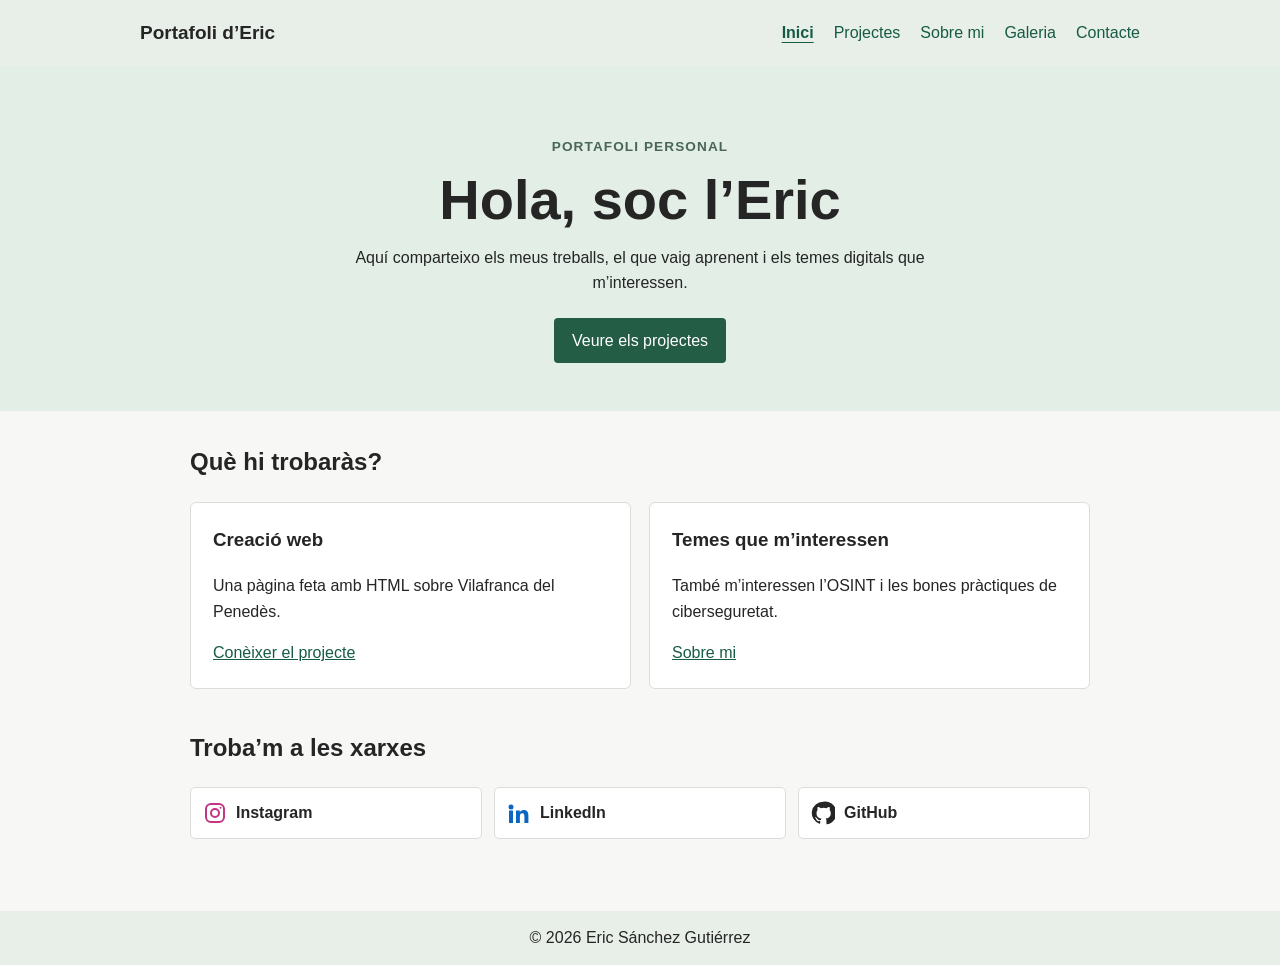
<file: index.html>
<!DOCTYPE html>
<html lang="ca">
<head>
    <meta charset="UTF-8">
    <meta name="viewport" content="width=device-width, initial-scale=1">
    <meta name="description" content="Portafoli d'Eric Sánchez: projectes web, Vilafranca del Penedès i interessos digitals.">
    <title>Inici | Portafoli d'Eric</title>
    <link rel="stylesheet" href="css/styles.css">
</head>
<body>
    <header class="site-header">
        <a class="brand" href="index.html">Portafoli d’Eric</a>
        <nav aria-label="Navegació principal">
            <a href="index.html" aria-current="page">Inici</a>
            <a href="projectes.html">Projectes</a>
            <a href="sobre-mi.html">Sobre mi</a>
            <a href="galeria.html">Galeria</a>
            <a href="contacte.html">Contacte</a>
        </nav>
    </header>

    <main>
        <section class="intro">
            <p class="eyebrow">Portafoli personal</p>
            <h1>Hola, soc l’Eric</h1>
            <p>Aquí comparteixo els meus treballs, el que vaig aprenent i els temes digitals que m’interessen.</p>
            <a class="button" href="projectes.html">Veure els projectes</a>
        </section>

        <section class="content-section">
            <h2>Què hi trobaràs?</h2>
            <div class="simple-grid">
                <article class="card">
                    <h3>Creació web</h3>
                    <p>Una pàgina feta amb HTML sobre Vilafranca del Penedès.</p>
                    <a href="projectes.html">Conèixer el projecte</a>
                </article>
                <article class="card">
                    <h3>Temes que m’interessen</h3>
                    <p>També m’interessen l’OSINT i les bones pràctiques de ciberseguretat.</p>
                    <a href="sobre-mi.html">Sobre mi</a>
                </article>
            </div>
        </section>

        <section class="content-section social-section" aria-labelledby="social-title">
            <h2 id="social-title">Troba’m a les xarxes</h2>
            <ul class="social-links">
                <li>
                    <a class="social-link" href="https://www.instagram.com/ericsnchzz_/" target="_blank" rel="noreferrer">
                        <svg class="social-icon instagram-icon" viewBox="0 0 24 24" aria-hidden="true">
                            <rect x="3" y="3" width="18" height="18" rx="5"></rect>
                            <circle cx="12" cy="12" r="4"></circle>
                            <circle class="icon-dot" cx="17.5" cy="6.8" r="1"></circle>
                        </svg>
                        <span>Instagram</span>
                    </a>
                </li>
                <li>
                    <a class="social-link" href="https://www.linkedin.com/in/eric-sanchez-a5a33344b/" target="_blank" rel="noreferrer">
                        <svg class="social-icon linkedin-icon" viewBox="0 0 24 24" aria-hidden="true">
                            <path d="M4 3.5A2.5 2.5 0 1 0 4 8.5a2.5 2.5 0 0 0 0-5ZM2 9.5h4V22H2zM9 9.5h3.8v1.7h.1c.5-1 1.8-2.1 3.7-2.1 4 0 4.8 2.5 4.8 5.8V22h-4v-6.3c0-1.5 0-3.4-2.1-3.4s-2.4 1.6-2.4 3.3V22H9z"></path>
                        </svg>
                        <span>LinkedIn</span>
                    </a>
                </li>
                <li>
                    <a class="social-link" href="https://github.com/ericsanchezgutierrez" target="_blank" rel="noreferrer">
                        <svg class="social-icon github-icon" viewBox="0 0 24 24" aria-hidden="true">
                            <path d="M12 .8a11.2 11.2 0 0 0-3.54 21.83c.56.1.76-.24.76-.54v-2.1c-3.1.68-3.76-1.32-3.76-1.32-.5-1.29-1.24-1.63-1.24-1.63-1.02-.7.08-.69.08-.69 1.12.08 1.7 1.15 1.7 1.15 1 .1.76 2.2 3.89 1.56.1-.73.39-1.23.7-1.51-2.48-.28-5.09-1.24-5.09-5.52 0-1.22.44-2.21 1.15-2.99-.12-.28-.5-1.42.11-2.95 0 0 .94-.3 3.08 1.14a10.7 10.7 0 0 1 5.6 0c2.13-1.44 3.07-1.14 3.07-1.14.61 1.53.23 2.67.11 2.95.72.78 1.15 1.77 1.15 2.99 0 4.29-2.61 5.23-5.1 5.51.4.35.75 1.03.75 2.08v3.08c0 .3.2.65.77.54A11.2 11.2 0 0 0 12 .8Z"></path>
                        </svg>
                        <span>GitHub</span>
                    </a>
                </li>
            </ul>
        </section>
    </main>

    <footer class="site-footer">
        <p>© 2026 Eric Sánchez Gutiérrez</p>
    </footer>
</body>
</html>
</file>
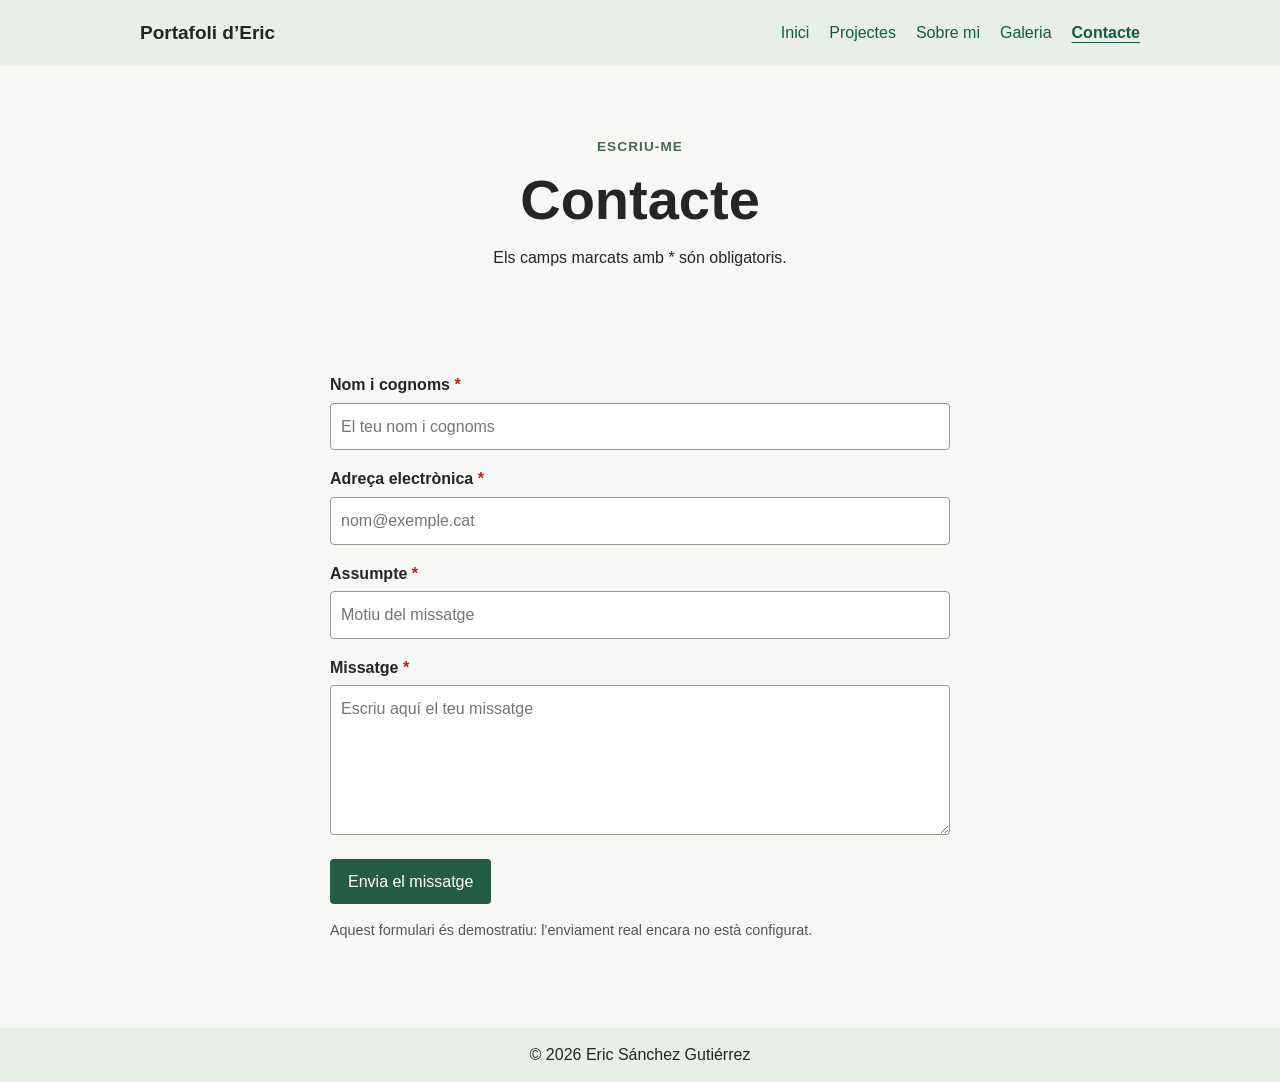
<file: contacte.html>
<!DOCTYPE html>
<html lang="ca">
<head>
    <meta charset="UTF-8">
    <meta name="viewport" content="width=device-width, initial-scale=1">
    <meta name="description" content="Contacta amb l'Eric a través del formulari del seu portafoli.">
    <title>Contacte | Portafoli d'Eric</title>
    <link rel="stylesheet" href="css/styles.css">
</head>
<body>
    <header class="site-header">
        <a class="brand" href="index.html">Portafoli d’Eric</a>
        <nav aria-label="Navegació principal">
            <a href="index.html">Inici</a>
            <a href="projectes.html">Projectes</a>
            <a href="sobre-mi.html">Sobre mi</a>
            <a href="galeria.html">Galeria</a>
            <a href="contacte.html" aria-current="page">Contacte</a>
        </nav>
    </header>

    <main>
        <section class="page-heading">
            <p class="eyebrow">Escriu-me</p>
            <h1>Contacte</h1>
            <p>Els camps marcats amb * són obligatoris.</p>
        </section>

        <section class="content-section">
            <form class="contact-form">
                <div class="form-field">
                    <label for="nom">Nom i cognoms <span class="required-mark">*</span></label>
                    <input id="nom" name="nom" type="text" placeholder="El teu nom i cognoms" minlength="2" maxlength="80" required>
                </div>
                <div class="form-field">
                    <label for="email">Adreça electrònica <span class="required-mark">*</span></label>
                    <input id="email" name="email" type="email" placeholder="nom@exemple.cat" maxlength="120" required>
                </div>
                <div class="form-field">
                    <label for="assumpte">Assumpte <span class="required-mark">*</span></label>
                    <input id="assumpte" name="assumpte" type="text" placeholder="Motiu del missatge" minlength="3" maxlength="100" required>
                </div>
                <div class="form-field">
                    <label for="missatge">Missatge <span class="required-mark">*</span></label>
                    <textarea id="missatge" name="missatge" placeholder="Escriu aquí el teu missatge" minlength="10" maxlength="1000" required></textarea>
                </div>
                <button class="button" type="submit">Envia el missatge</button>
                <p class="form-note">Aquest formulari és demostratiu: l’enviament real encara no està configurat.</p>
            </form>
        </section>
    </main>

    <footer class="site-footer">
        <p>© 2026 Eric Sánchez Gutiérrez</p>
    </footer>
</body>
</html>
</file>
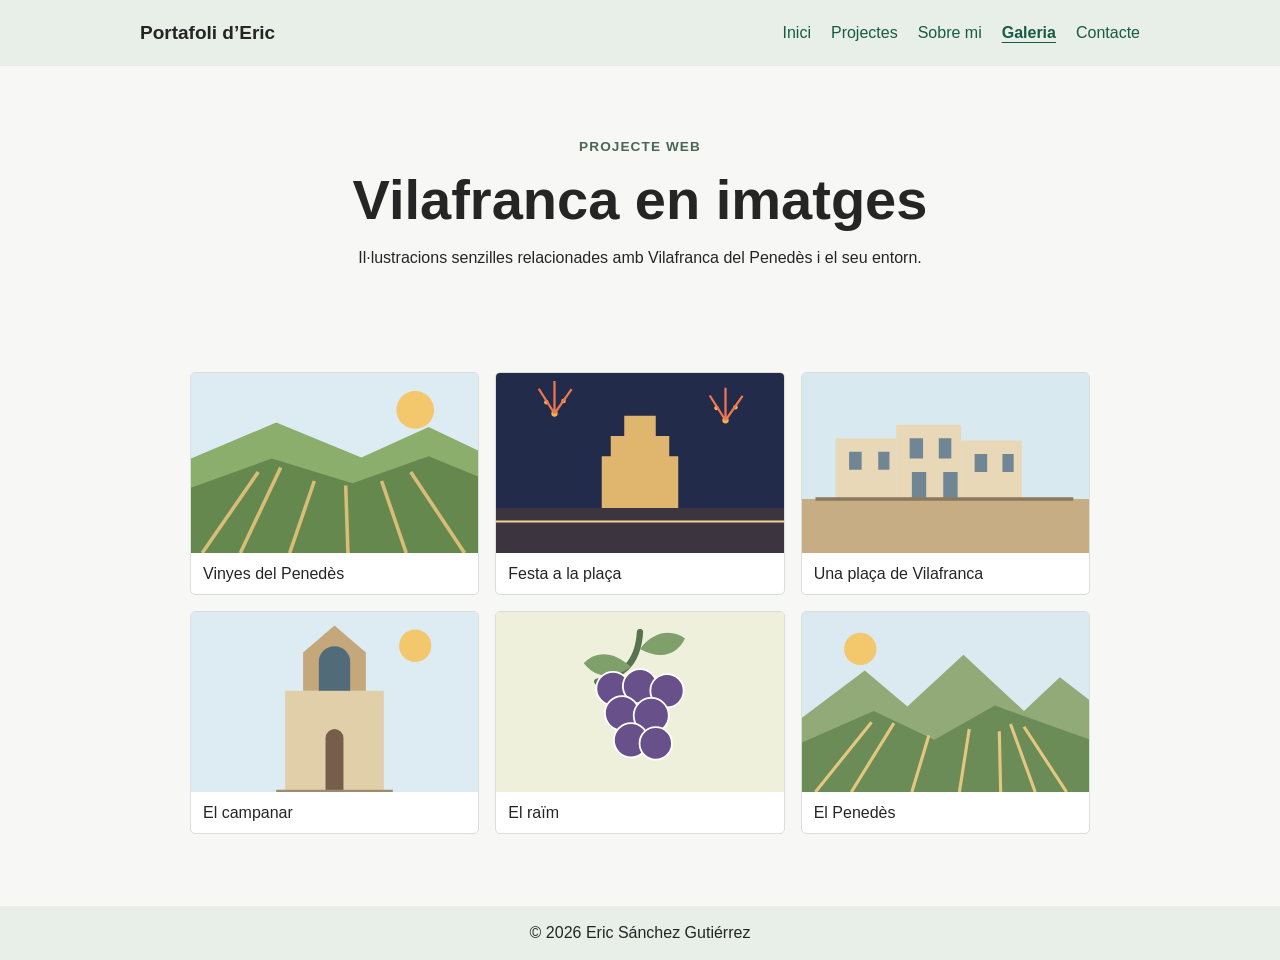
<file: galeria.html>
<!DOCTYPE html>
<html lang="ca">
<head>
    <meta charset="UTF-8">
    <meta name="viewport" content="width=device-width, initial-scale=1">
    <meta name="description" content="Galeria d'imatges de Vilafranca del Penedès i el Penedès.">
    <title>Galeria | Portafoli d'Eric</title>
    <link rel="stylesheet" href="css/styles.css">
</head>
<body>
    <header class="site-header">
        <a class="brand" href="index.html">Portafoli d’Eric</a>
        <nav aria-label="Navegació principal">
            <a href="index.html">Inici</a>
            <a href="projectes.html">Projectes</a>
            <a href="sobre-mi.html">Sobre mi</a>
            <a href="galeria.html" aria-current="page">Galeria</a>
            <a href="contacte.html">Contacte</a>
        </nav>
    </header>

    <main>
        <section class="page-heading">
            <p class="eyebrow">Projecte web</p>
            <h1>Vilafranca en imatges</h1>
            <p>Il·lustracions senzilles relacionades amb Vilafranca del Penedès i el seu entorn.</p>
        </section>

        <!-- Galeria en Flexbox; les imatges es poden substituir per les fotografies originals del projecte. -->
        <section class="content-section">
            <div class="gallery">
                <figure>
                    <img src="imatges/vinya.svg" alt="Il·lustració de vinyes verdes del Penedès">
                    <figcaption>Vinyes del Penedès</figcaption>
                </figure>
                <figure>
                    <img src="imatges/festa.svg" alt="Il·lustració d'una celebració amb focs artificials a la plaça">
                    <figcaption>Festa a la plaça</figcaption>
                </figure>
                <figure>
                    <img src="imatges/placa.svg" alt="Il·lustració d'una plaça de Vilafranca del Penedès">
                    <figcaption>Una plaça de Vilafranca</figcaption>
                </figure>
                <figure>
                    <img src="imatges/campanar.svg" alt="Il·lustració d'un campanar">
                    <figcaption>El campanar</figcaption>
                </figure>
                <figure>
                    <img src="imatges/most.svg" alt="Il·lustració d'un raïm madur">
                    <figcaption>El raïm</figcaption>
                </figure>
                <figure>
                    <img src="imatges/penedes.svg" alt="Il·lustració del paisatge de vinyes del Penedès">
                    <figcaption>El Penedès</figcaption>
                </figure>
            </div>
        </section>
    </main>

    <footer class="site-footer">
        <p>© 2026 Eric Sánchez Gutiérrez</p>
    </footer>
</body>
</html>
</file>
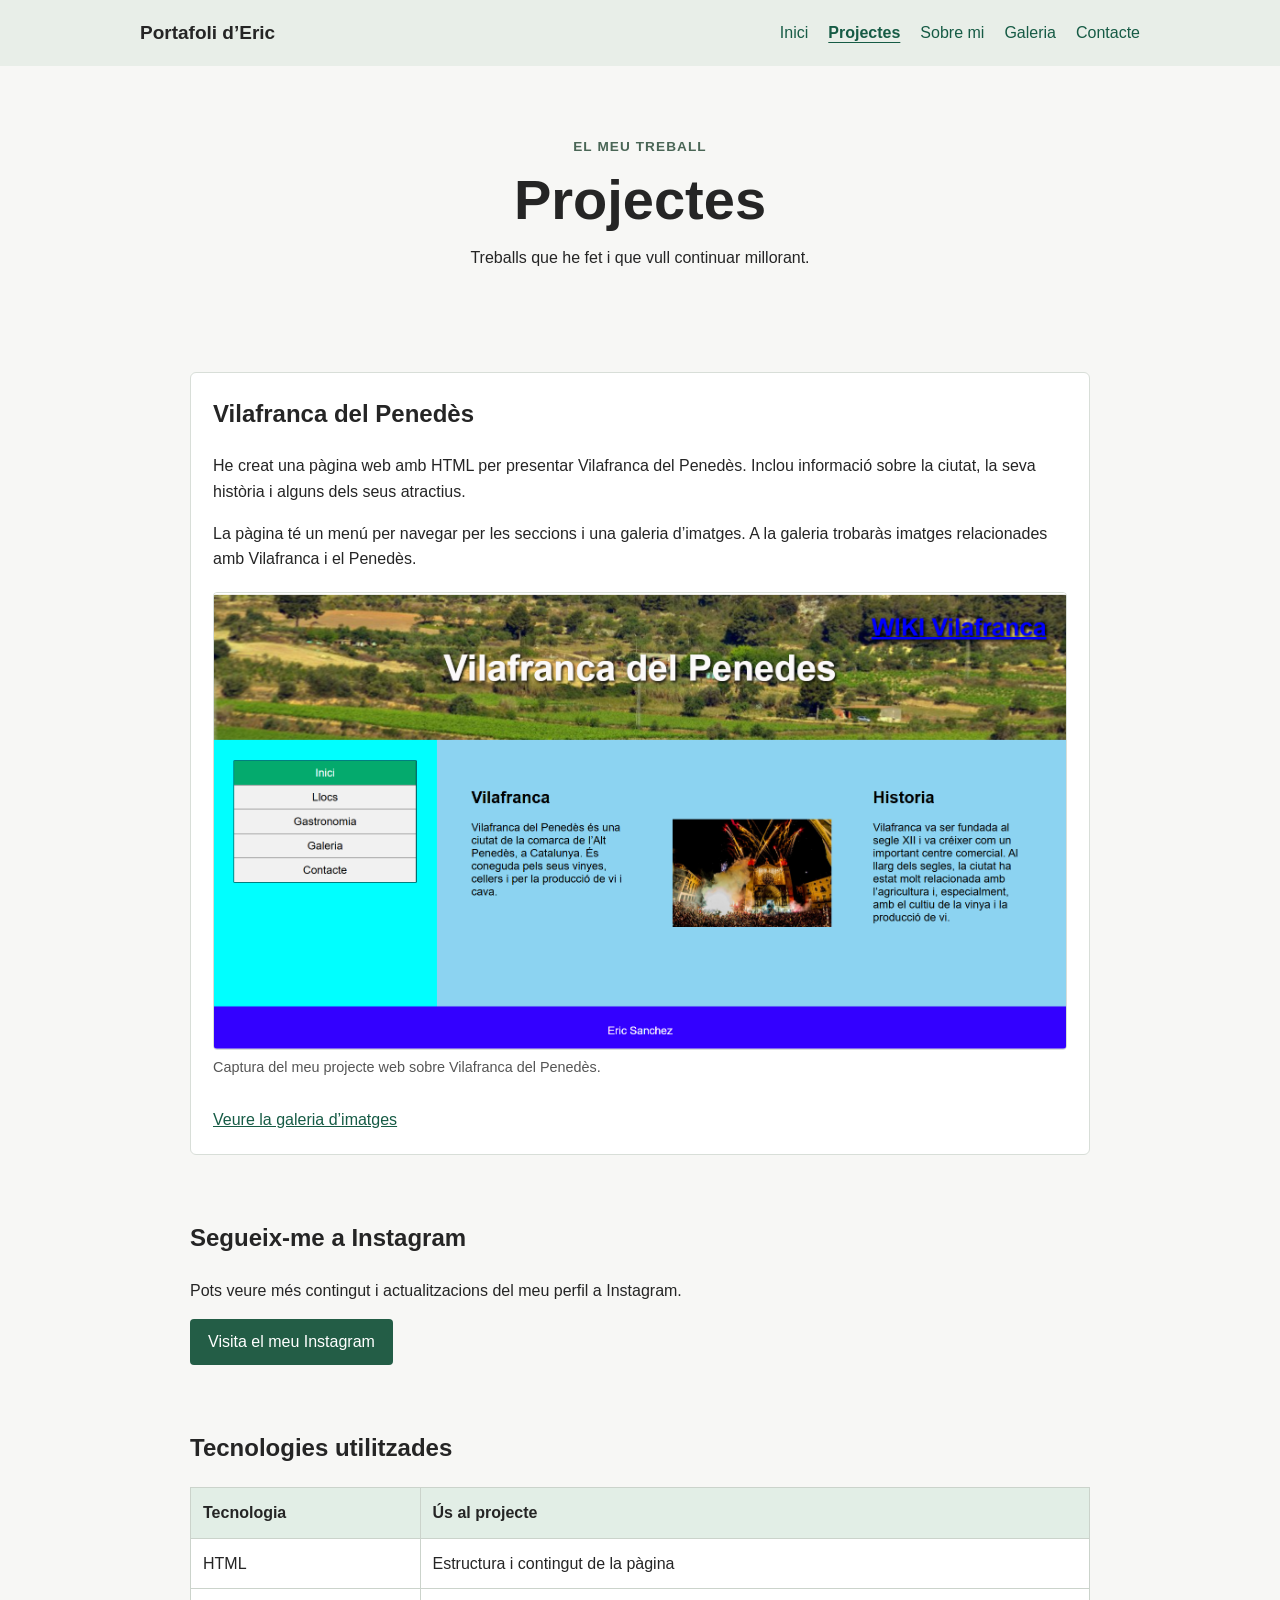
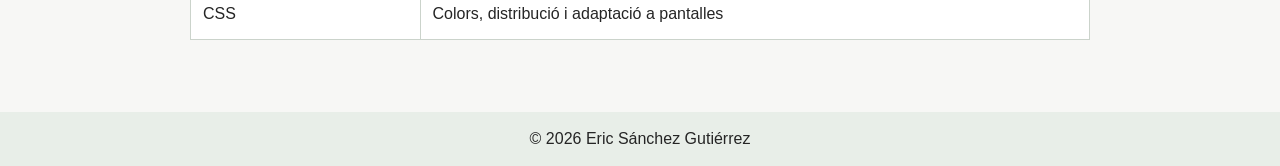
<file: projectes.html>
<!DOCTYPE html>
<html lang="ca">
<head>
    <meta charset="UTF-8">
    <meta name="viewport" content="width=device-width, initial-scale=1">
    <meta name="description" content="Projectes web d'Eric Sánchez, inclosa una pàgina sobre Vilafranca del Penedès.">
    <title>Projectes | Portafoli d'Eric</title>
    <link rel="stylesheet" href="css/styles.css">
</head>
<body>
    <header class="site-header">
        <a class="brand" href="index.html">Portafoli d’Eric</a>
        <nav aria-label="Navegació principal">
            <a href="index.html">Inici</a>
            <a href="projectes.html" aria-current="page">Projectes</a>
            <a href="sobre-mi.html">Sobre mi</a>
            <a href="galeria.html">Galeria</a>
            <a href="contacte.html">Contacte</a>
        </nav>
    </header>

    <main>
        <section class="page-heading">
            <p class="eyebrow">El meu treball</p>
            <h1>Projectes</h1>
            <p>Treballs que he fet i que vull continuar millorant.</p>
        </section>

        <section class="content-section">
            <article class="card">
                <h2>Vilafranca del Penedès</h2>
                <p>He creat una pàgina web amb HTML per presentar Vilafranca del Penedès. Inclou informació sobre la ciutat, la seva història i alguns dels seus atractius.</p>
                <p>La pàgina té un menú per navegar per les seccions i una galeria d’imatges. A la galeria trobaràs imatges relacionades amb Vilafranca i el Penedès.</p>
                <figure class="project-image">
                    <img src="imatges/WebVilafranca.png" alt="Captura de la pàgina web sobre Vilafranca del Penedès creada per Eric">
                    <figcaption>Captura del meu projecte web sobre Vilafranca del Penedès.</figcaption>
                </figure>
                <a class="text-link" href="galeria.html">Veure la galeria d’imatges</a>
            </article>
        </section>

        <section class="content-section">
            <h2>Segueix-me a Instagram</h2>
            <p>Pots veure més contingut i actualitzacions del meu perfil a Instagram.</p>
            <a class="button" href="https://www.instagram.com/ericsnchzz_/" target="_blank" rel="noreferrer">Visita el meu Instagram</a>
        </section>

        <section class="content-section">
            <h2>Tecnologies utilitzades</h2>
            <div class="table-wrap">
                <table>
                    <thead>
                        <tr>
                            <th scope="col">Tecnologia</th>
                            <th scope="col">Ús al projecte</th>
                        </tr>
                    </thead>
                    <tbody>
                        <tr>
                            <td>HTML</td>
                            <td>Estructura i contingut de la pàgina</td>
                        </tr>
                        <tr>
                            <td>CSS</td>
                            <td>Colors, distribució i adaptació a pantalles</td>
                        </tr>
                    </tbody>
                </table>
            </div>
        </section>
    </main>

    <footer class="site-footer">
        <p>© 2026 Eric Sánchez Gutiérrez</p>
    </footer>
</body>
</html>
</file>
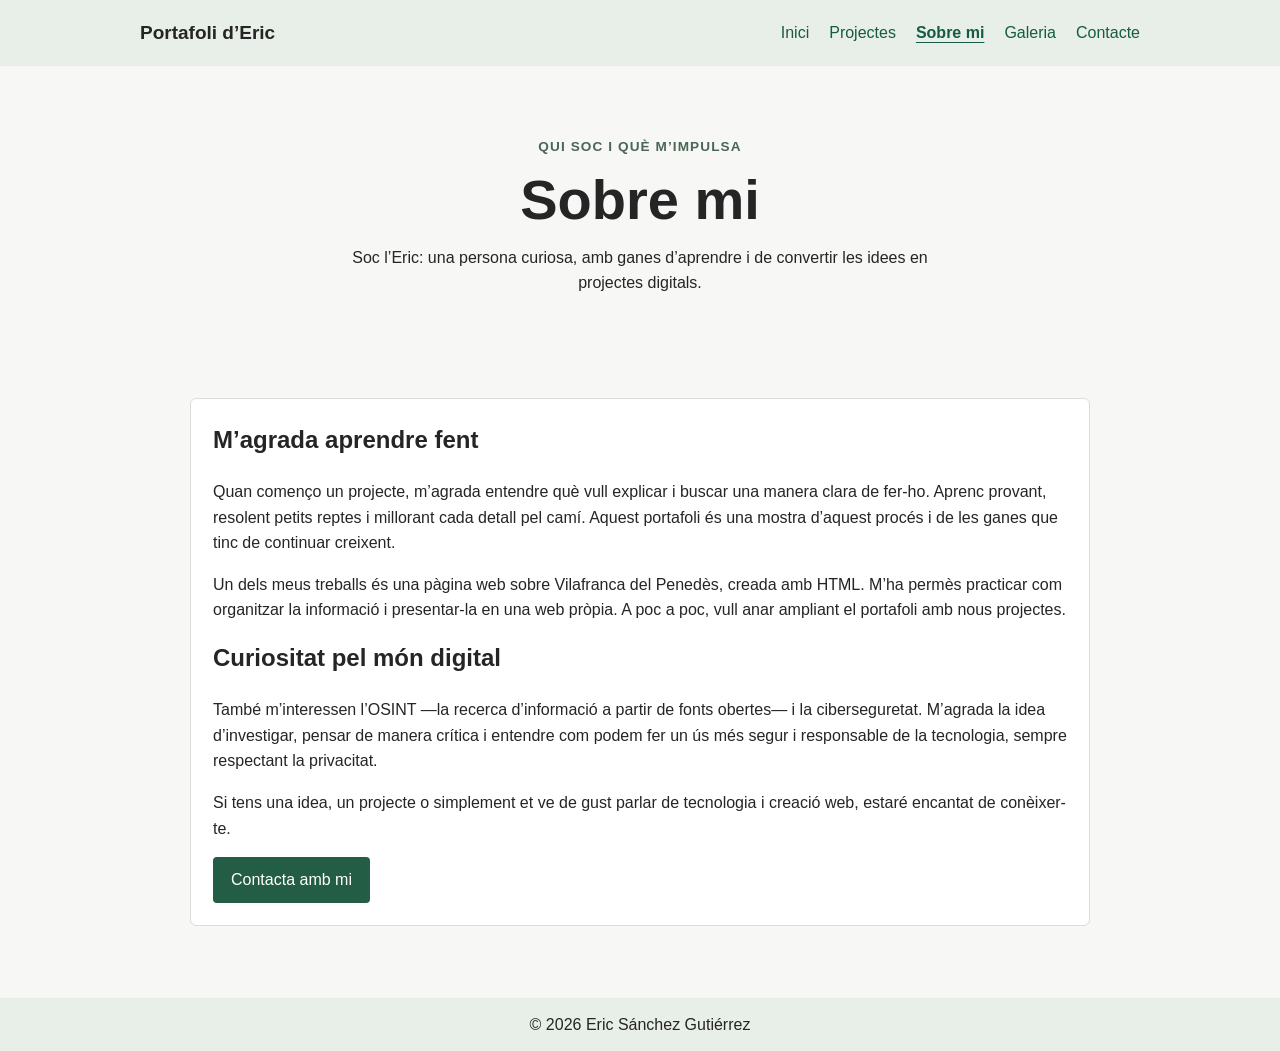
<file: sobre-mi.html>
<!DOCTYPE html>
<html lang="ca">
<head>
    <meta charset="UTF-8">
    <meta name="viewport" content="width=device-width, initial-scale=1">
    <meta name="description" content="Coneix l'Eric i els seus interessos en creació web, OSINT i ciberseguretat.">
    <title>Sobre mi | Portafoli d'Eric</title>
    <link rel="stylesheet" href="css/styles.css">
</head>
<body>
    <header class="site-header">
        <a class="brand" href="index.html">Portafoli d’Eric</a>
        <nav aria-label="Navegació principal">
            <a href="index.html">Inici</a>
            <a href="projectes.html">Projectes</a>
            <a href="sobre-mi.html" aria-current="page">Sobre mi</a>
            <a href="galeria.html">Galeria</a>
            <a href="contacte.html">Contacte</a>
        </nav>
    </header>

    <main>
        <section class="page-heading">
            <p class="eyebrow">Qui soc i què m’impulsa</p>
            <h1>Sobre mi</h1>
            <p>Soc l’Eric: una persona curiosa, amb ganes d’aprendre i de convertir les idees en projectes digitals.</p>
        </section>

        <section class="content-section">
            <article class="card">
                <h2>M’agrada aprendre fent</h2>
                <p>Quan començo un projecte, m’agrada entendre què vull explicar i buscar una manera clara de fer-ho. Aprenc provant, resolent petits reptes i millorant cada detall pel camí. Aquest portafoli és una mostra d’aquest procés i de les ganes que tinc de continuar creixent.</p>
                <p>Un dels meus treballs és una pàgina web sobre Vilafranca del Penedès, creada amb HTML. M’ha permès practicar com organitzar la informació i presentar-la en una web pròpia. A poc a poc, vull anar ampliant el portafoli amb nous projectes.</p>
                <h2>Curiositat pel món digital</h2>
                <p>També m’interessen l’OSINT —la recerca d’informació a partir de fonts obertes— i la ciberseguretat. M’agrada la idea d’investigar, pensar de manera crítica i entendre com podem fer un ús més segur i responsable de la tecnologia, sempre respectant la privacitat.</p>
                <p>Si tens una idea, un projecte o simplement et ve de gust parlar de tecnologia i creació web, estaré encantat de conèixer-te.</p>
                <a class="button" href="contacte.html">Contacta amb mi</a>
            </article>
        </section>
    </main>

    <footer class="site-footer">
        <p>© 2026 Eric Sánchez Gutiérrez</p>
    </footer>
</body>
</html>
</file>
<file: css/styles.css>
/* Estils compartits per a totes les pàgines del portafoli. */
:root {
    font-family: Arial, Helvetica, sans-serif;
    color: #252525;
    background: #f7f7f5;
    font-synthesis: none;
    line-height: 1.6;
    overscroll-behavior: none;
}

* {
    box-sizing: border-box;
}

body {
    display: flex;
    min-height: 100vh;
    min-height: 100dvh;
    min-width: 320px;
    flex-direction: column;
    margin: 0;
    background: #f7f7f5;
}

main {
    flex: 1;
}

a {
    color: #165b45;
}

a:hover {
    color: #a74727;
}

a:focus-visible,
button:focus-visible,
input:focus-visible,
textarea:focus-visible {
    outline: 3px solid #d8793f;
    outline-offset: 2px;
}

.site-header {
    display: flex;
    align-items: center;
    justify-content: space-between;
    gap: 20px;
    padding: 18px max(24px, calc((100% - 1000px) / 2));
    background: #e8eee8;
}

.brand {
    color: #252525;
    font-size: 19px;
    font-weight: bold;
    text-decoration: none;
}

nav {
    display: flex;
    flex-wrap: wrap;
    gap: 10px 20px;
}

nav a {
    text-decoration: none;
}

nav a[aria-current="page"] {
    font-weight: bold;
    text-decoration: underline;
    text-underline-offset: 4px;
}

.intro,
.page-heading {
    padding: 70px 24px 48px;
    text-align: center;
}

.intro {
    background: #e2eee6;
}

.intro h1,
.page-heading h1 {
    margin: 0 0 12px;
    font-size: clamp(2.2rem, 6vw, 3.5rem);
    line-height: 1.15;
}

.intro > p:not(.eyebrow),
.page-heading > p:not(.eyebrow) {
    max-width: 620px;
    margin: 0 auto 22px;
}

.eyebrow {
    margin: 0 0 10px;
    color: #4a6656;
    font-size: 0.85rem;
    font-weight: bold;
    letter-spacing: 0.08em;
    text-transform: uppercase;
}

.button {
    display: inline-block;
    padding: 10px 18px;
    border: 0;
    border-radius: 4px;
    background: #235d46;
    color: white;
    font: inherit;
    text-decoration: none;
    cursor: pointer;
}

.button:hover {
    background: #174430;
    color: white;
}

.content-section {
    width: min(900px, calc(100% - 40px));
    margin: 0 auto;
    padding: 32px 0;
}

.content-section > h2 {
    margin-top: 0;
}

.simple-grid {
    display: flex;
    flex-wrap: wrap;
    gap: 18px;
}

.social-section {
    padding-top: 8px;
}

.social-links {
    display: flex;
    flex-wrap: wrap;
    gap: 12px;
    margin: 0;
    padding: 0;
    list-style: none;
}

.social-links li {
    flex: 1 1 180px;
    border: 1px solid #d8ded8;
    border-radius: 5px;
    background: white;
    transition: border-color 180ms ease, box-shadow 180ms ease, transform 180ms ease;
}

.social-links li:hover,
.social-links li:focus-within {
    transform: translateY(-2px);
    border-color: #a9b9ab;
    box-shadow: 0 4px 12px rgb(37 37 37 / 12%);
}

.social-link {
    display: flex;
    align-items: center;
    gap: 9px;
    width: 100%;
    height: 100%;
    padding: 12px;
    color: inherit;
    font-weight: bold;
    text-decoration: none;
    transition: background-color 180ms ease;
}

.social-link:hover {
    color: inherit;
    background: #e2eee6;
}

.social-icon {
    flex: 0 0 24px;
    width: 24px;
    height: 24px;
}

.instagram-icon {
    fill: none;
    stroke: #c13584;
    stroke-width: 2;
}

.instagram-icon .icon-dot {
    fill: #c13584;
    stroke: none;
}

.linkedin-icon {
    fill: #0a66c2;
}

.github-icon {
    fill: #252525;
}

.card {
    flex: 1 1 280px;
    padding: 22px;
    border: 1px solid #d8ded8;
    border-radius: 6px;
    background: white;
}

.card h2,
.card h3 {
    margin-top: 0;
}

.text-link {
    display: inline-block;
    margin-top: 8px;
}

.project-image {
    margin: 20px 0;
}

.project-image img {
    display: block;
    width: 100%;
    height: auto;
    border: 1px solid #d8ded8;
    border-radius: 4px;
}

.project-image figcaption {
    margin-top: 6px;
    color: #555;
    font-size: 0.9rem;
}

.table-wrap {
    overflow-x: auto;
}

table {
    width: 100%;
    border-collapse: collapse;
    background: white;
}

th,
td {
    padding: 12px;
    border: 1px solid #cbd3cb;
    text-align: left;
}

th {
    background: #e2eee6;
}

tbody tr:hover {
    background: #f0f5f0;
}

/* La galeria utilitza Flexbox i manté la proporció de les imatges. */
.gallery {
    display: flex;
    flex-wrap: wrap;
    gap: 16px;
}

.gallery figure {
    flex: 1 1 260px;
    min-width: 0;
    margin: 0;
    overflow: hidden;
    border: 1px solid #d8ded8;
    border-radius: 5px;
    background: white;
}

.gallery img {
    display: block;
    width: 100%;
    aspect-ratio: 16 / 10;
    object-fit: cover;
    transition: transform 180ms ease;
}

.gallery figure:hover img {
    transform: scale(1.04);
}

.gallery figcaption {
    padding: 8px 12px;
}

.contact-form {
    max-width: 620px;
    margin: 0 auto;
}

.form-field {
    margin-bottom: 16px;
}

.form-field label {
    display: block;
    margin-bottom: 5px;
    font-weight: bold;
}

.required-mark {
    color: #b42318;
}

.form-field input,
.form-field textarea {
    width: 100%;
    padding: 10px;
    border: 1px solid #929a92;
    border-radius: 4px;
    background: white;
    color: inherit;
    font: inherit;
}

.form-field textarea {
    min-height: 150px;
    resize: vertical;
}

.form-field input:focus,
.form-field textarea:focus {
    border-color: #235d46;
}

.form-field input:invalid:not(:placeholder-shown),
.form-field textarea:invalid:not(:placeholder-shown) {
    border-color: #ae342d;
}

.form-note {
    color: #555;
    font-size: 0.9rem;
}

.site-footer {
    margin-top: 40px;
    padding: 14px 20px;
    background: #e8eee8;
    text-align: center;
}

.site-footer p {
    margin: 0;
}

/* En pantalles estretes, el menú passa a dues línies i els blocs ocupen l'ample disponible. */
@media (max-width: 700px) {
    .site-header {
        align-items: flex-start;
        flex-direction: column;
        padding: 16px 20px;
    }

    nav {
        gap: 8px 14px;
    }

    .intro,
    .page-heading {
        padding: 48px 20px 34px;
    }

    .content-section {
        width: min(100% - 32px, 600px);
        padding: 24px 0;
    }

    .gallery figure {
        flex-basis: 220px;
    }
}

@media (max-width: 480px) {
    .gallery figure {
        flex-basis: 100%;
    }

    th,
    td {
        padding: 9px;
    }
}
</file>
